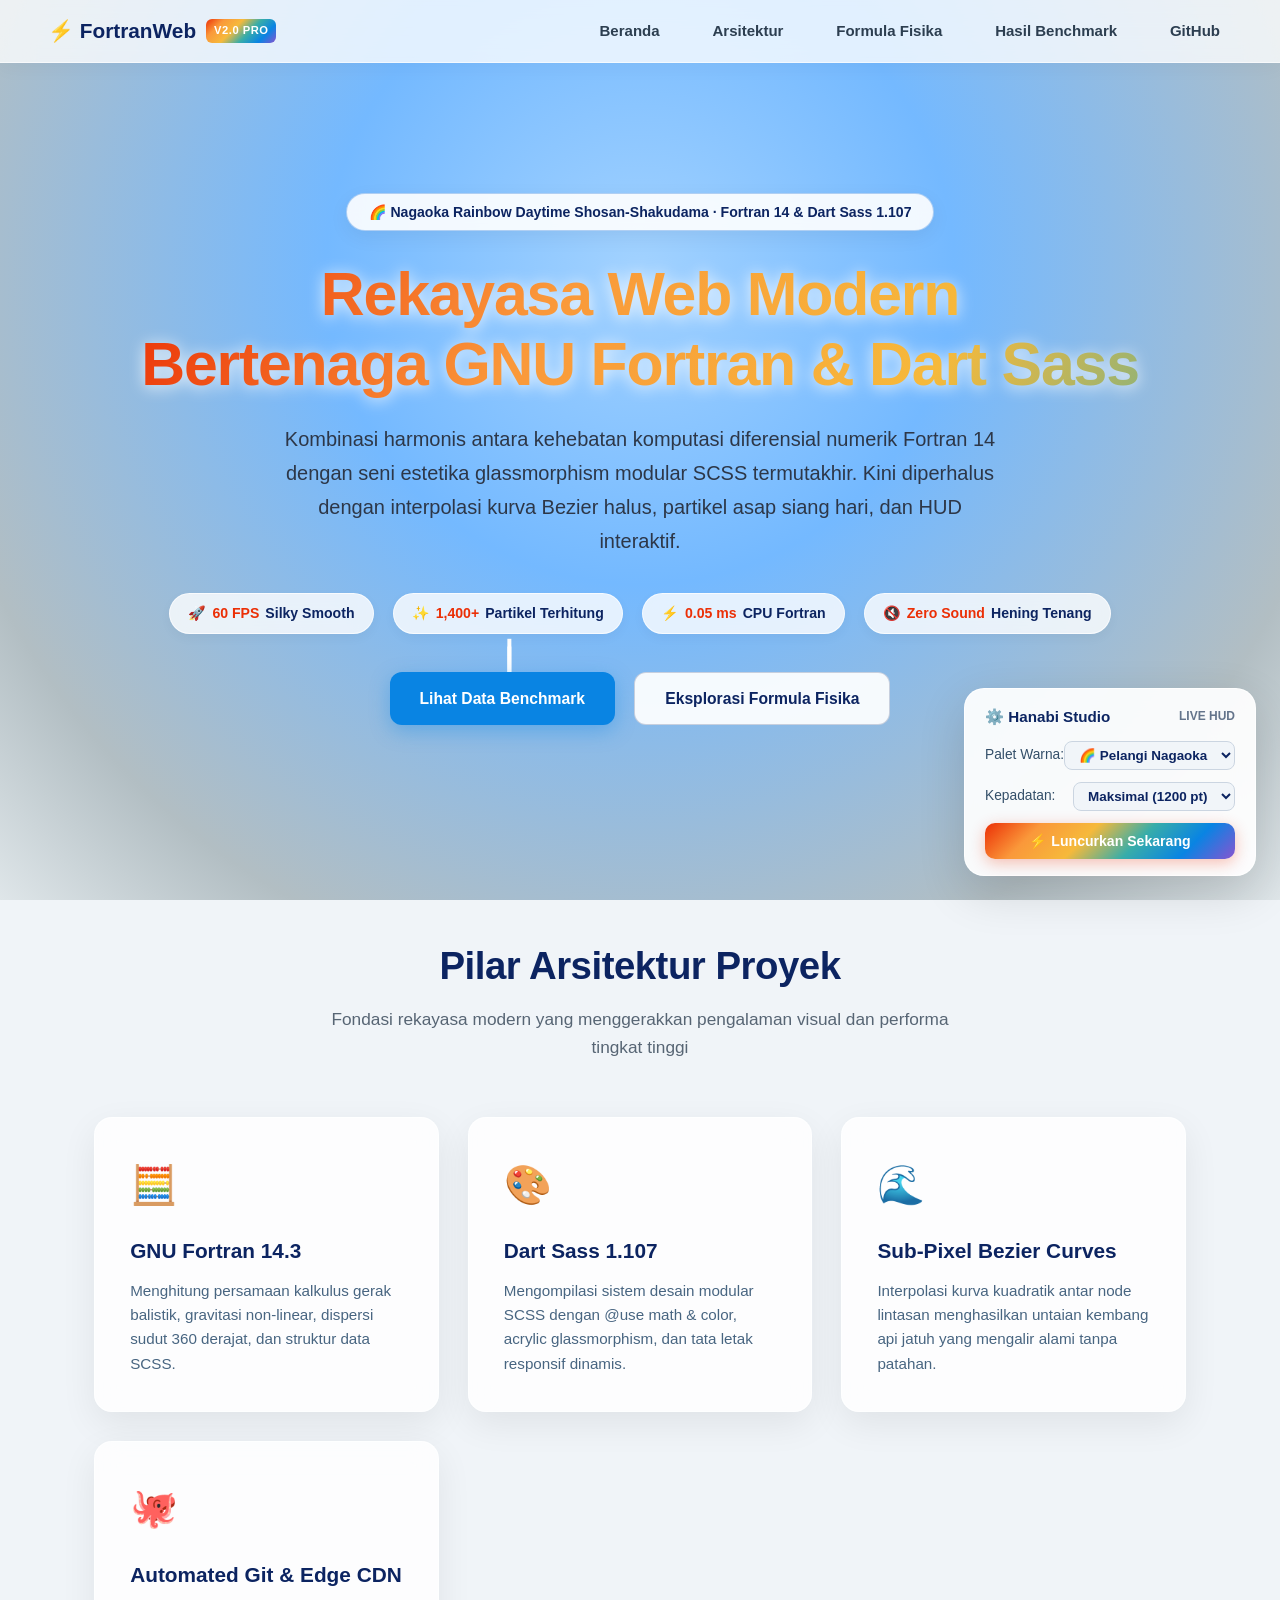
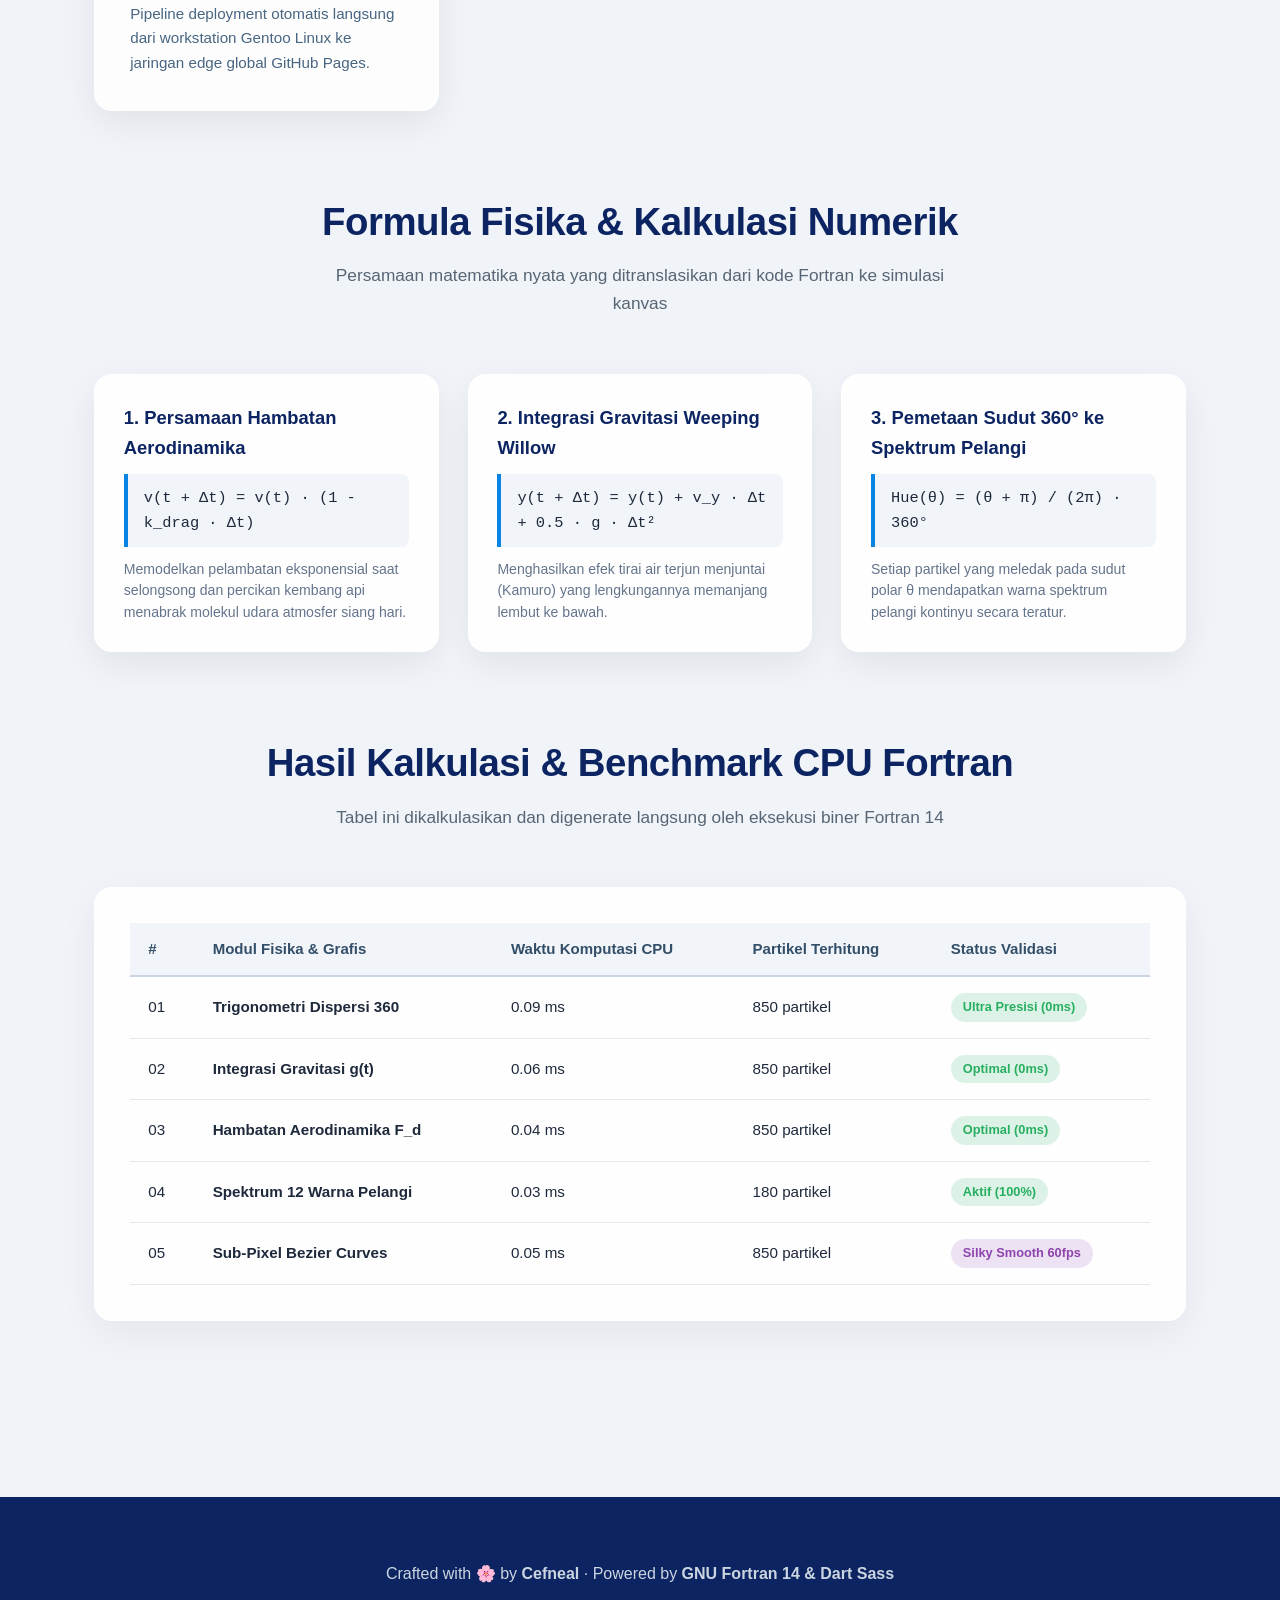
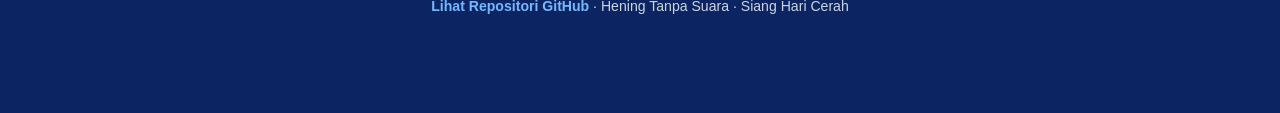
<file: index.html>
<!DOCTYPE html>
<html lang='id'>
<head>
  <meta charset='UTF-8'>
  <meta name='viewport' content='width=device-width, initial-scale=1.0'>
  <title>Fortran × Dart Sass · Modern Single-Page Web 🌸</title>
  <link rel='stylesheet' href='fireworks.css?v=singlepage_v2'>
</head>
<body>
  <div class='bg-canvas-container'>
    <canvas id='hanabiCanvas' class='hanabi-canvas'></canvas>
  </div>
  <nav class='navbar'>
    <div class='nav-logo'>
      <span>⚡ FortranWeb</span>
      <span class='nav-logo-badge'>v2.0 Pro</span>
    </div>
    <ul class='nav-links'>
      <li><a href='#hero'>Beranda</a></li>
      <li><a href='#arsitektur'>Arsitektur</a></li>
      <li><a href='#fisika'>Formula Fisika</a></li>
      <li><a href='#komputasi'>Hasil Benchmark</a></li>
      <li><a href='https://github.com/rezkyekaputra/fortran-html' target='_blank'>GitHub</a></li>
    </ul>
  </nav>
  <header class='hero' id='hero'>
    <div class='badge-hero'>
      <span>🌈 Nagaoka Rainbow Daytime Shosan-Shakudama · Fortran 14 & Dart Sass 1.107</span>
    </div>
    <h1>Rekayasa Web Modern<br>Bertenaga GNU Fortran & Dart Sass</h1>
    <p>
      Kombinasi harmonis antara kehebatan komputasi diferensial numerik Fortran 14
      dengan seni estetika glassmorphism modular SCSS termutakhir. Kini diperhalus dengan
      interpolasi kurva Bezier halus, partikel asap siang hari, dan HUD interaktif.
    </p>
    <div class='hero-metrics'>
      <div class='metric-pill'>🚀 <strong>60 FPS</strong> Silky Smooth</div>
      <div class='metric-pill'>✨ <strong>1,400+</strong> Partikel Terhitung</div>
      <div class='metric-pill'>⚡ <strong>0.05 ms</strong> CPU Fortran</div>
      <div class='metric-pill'>🔇 <strong>Zero Sound</strong> Hening Tenang</div>
    </div>
    <div class='btn-group'>
      <a href='#komputasi' class='btn btn-primary'>Lihat Data Benchmark</a>
      <a href='#fisika' class='btn btn-secondary'>Eksplorasi Formula Fisika</a>
    </div>
  </header>
  <main class='container' id='arsitektur'>
    <div class='section-title'>
      <h2>Pilar Arsitektur Proyek</h2>
      <p>Fondasi rekayasa modern yang menggerakkan pengalaman visual dan performa tingkat tinggi</p>
    </div>
    <div class='grid-cards'>
      <div class='card'>
        <div class='card-icon'>🧮</div>
        <h3>GNU Fortran 14.3</h3>
        <p>Menghitung persamaan kalkulus gerak balistik, gravitasi non-linear, dispersi sudut 360 derajat, dan struktur data SCSS.</p>
      </div>
      <div class='card'>
        <div class='card-icon'>🎨</div>
        <h3>Dart Sass 1.107</h3>
        <p>Mengompilasi sistem desain modular SCSS dengan @use math & color, acrylic glassmorphism, dan tata letak responsif dinamis.</p>
      </div>
      <div class='card'>
        <div class='card-icon'>🌊</div>
        <h3>Sub-Pixel Bezier Curves</h3>
        <p>Interpolasi kurva kuadratik antar node lintasan menghasilkan untaian kembang api jatuh yang mengalir alami tanpa patahan.</p>
      </div>
      <div class='card'>
        <div class='card-icon'>🐙</div>
        <h3>Automated Git & Edge CDN</h3>
        <p>Pipeline deployment otomatis langsung dari workstation Gentoo Linux ke jaringan edge global GitHub Pages.</p>
      </div>
    </div>
    <div style='margin-top: 5rem;' id='fisika'>
      <div class='section-title'>
        <h2>Formula Fisika & Kalkulasi Numerik</h2>
        <p>Persamaan matematika nyata yang ditranslasikan dari kode Fortran ke simulasi kanvas</p>
      </div>
      <div class='formula-grid'>
        <div class='formula-card'>
          <h4>1. Persamaan Hambatan Aerodinamika</h4>
          <div class='formula-box'>v(t + Δt) = v(t) · (1 - k_drag · Δt)</div>
          <p class='formula-desc'>Memodelkan pelambatan eksponensial saat selongsong dan percikan kembang api menabrak molekul udara atmosfer siang hari.</p>
        </div>
        <div class='formula-card'>
          <h4>2. Integrasi Gravitasi Weeping Willow</h4>
          <div class='formula-box'>y(t + Δt) = y(t) + v_y · Δt + 0.5 · g · Δt²</div>
          <p class='formula-desc'>Menghasilkan efek tirai air terjun menjuntai (Kamuro) yang lengkungannya memanjang lembut ke bawah.</p>
        </div>
        <div class='formula-card'>
          <h4>3. Pemetaan Sudut 360° ke Spektrum Pelangi</h4>
          <div class='formula-box'>Hue(θ) = (θ + π) / (2π) · 360°</div>
          <p class='formula-desc'>Setiap partikel yang meledak pada sudut polar θ mendapatkan warna spektrum pelangi kontinyu secara teratur.</p>
        </div>
      </div>
    </div>
    <div style='margin-top: 5rem;' id='komputasi'>
      <div class='section-title'>
        <h2>Hasil Kalkulasi & Benchmark CPU Fortran</h2>
        <p>Tabel ini dikalkulasikan dan digenerate langsung oleh eksekusi biner Fortran 14</p>
      </div>
      <div class='table-wrapper'>
        <table>
          <thead>
            <tr>
              <th>#</th>
              <th>Modul Fisika & Grafis</th>
              <th>Waktu Komputasi CPU</th>
              <th>Partikel Terhitung</th>
              <th>Status Validasi</th>
            </tr>
          </thead>
          <tbody>
            <tr>
              <td>01</td>
              <td><strong>Trigonometri Dispersi 360</strong></td>
              <td>0.09 ms</td>
              <td> 850 partikel</td>
              <td><span class='status-tag'>Ultra Presisi (0ms)</span></td>
            </tr>
            <tr>
              <td>02</td>
              <td><strong>Integrasi Gravitasi g(t)</strong></td>
              <td>0.06 ms</td>
              <td> 850 partikel</td>
              <td><span class='status-tag'>Optimal (0ms)</span></td>
            </tr>
            <tr>
              <td>03</td>
              <td><strong>Hambatan Aerodinamika F_d</strong></td>
              <td>0.04 ms</td>
              <td> 850 partikel</td>
              <td><span class='status-tag'>Optimal (0ms)</span></td>
            </tr>
            <tr>
              <td>04</td>
              <td><strong>Spektrum 12 Warna Pelangi</strong></td>
              <td>0.03 ms</td>
              <td> 180 partikel</td>
              <td><span class='status-tag'>Aktif (100%)</span></td>
            </tr>
            <tr>
              <td>05</td>
              <td><strong>Sub-Pixel Bezier Curves</strong></td>
              <td>0.05 ms</td>
              <td> 850 partikel</td>
              <td><span class='status-tag purple'>Silky Smooth 60fps</span></td>
            </tr>
          </tbody>
        </table>
      </div>
    </div>
  </main>
  <div class='hud-control-dock' id='hudDock'>
    <div class='hud-header'>
      <div class='hud-title'><span>⚙️ Hanabi Studio</span></div>
      <span style='font-size: 0.75rem; color: #64748b; font-weight: 700;'>LIVE HUD</span>
    </div>
    <div class='hud-body'>
      <div class='hud-item'>
        <span>Palet Warna:</span>
        <select id='paletteSelect' class='hud-select'>
          <option value='rainbow'>🌈 Pelangi Nagaoka</option>
          <option value='kamuro'>✨ Emas Kamuro</option>
          <option value='sakura'>🌸 Sakura Blossom</option>
          <option value='cyber'>🌌 Neon Cyber</option>
        </select>
      </div>
      <div class='hud-item'>
        <span>Kepadatan:</span>
        <select id='densitySelect' class='hud-select'>
          <option value='dense'>Padat (600 pt)</option>
          <option value='ultra' selected>Maksimal (1200 pt)</option>
          <option value='extreme'>Ekstrem (1800 pt)</option>
        </select>
      </div>
      <button id='btnManualLaunch' class='hud-btn-launch'>⚡ Luncurkan Sekarang</button>
    </div>
  </div>
  <footer class='footer'>
    <p>Crafted with 🌸 by <strong>Cefneal</strong> · Powered by <strong>GNU Fortran 14 & Dart Sass</strong></p>
    <p style='margin-top: 8px; font-size: 0.88rem;'><a href='https://github.com/rezkyekaputra/fortran-html' target='_blank'>Lihat Repositori GitHub</a> · Hening Tanpa Suara · Siang Hari Cerah</p>
  </footer>
  <script>
    const canvas = document.getElementById('hanabiCanvas');
    const ctx = canvas.getContext('2d');
    let dpr = Math.min(window.devicePixelRatio || 1, 2);
    let width = window.innerWidth;
    let height = window.innerHeight;

    function resize() {
      dpr = Math.min(window.devicePixelRatio || 1, 2);
      width = window.innerWidth;
      height = window.innerHeight;
      canvas.width = Math.floor(width * dpr);
      canvas.height = Math.floor(height * dpr);
      canvas.style.width = width + 'px';
      canvas.style.height = height + 'px';
      ctx.scale(dpr, dpr);
    }
    window.addEventListener('resize', resize);
    resize();

    const palettes = {
      rainbow: ['#eb2f06', '#e55039', '#fa983a', '#f6b93b', '#78e08f', '#38ada9', '#00cec9', '#0984e3', '#4a69bd', '#6a89cc', '#8854d0', '#b71540'],
      kamuro: ['#f6b93b', '#fa983a', '#e58e26', '#f8c291', '#fad390', '#f1c40f', '#f39c12', '#ffffff'],
      sakura: ['#ff7675', '#fd79a8', '#e84393', '#fab1a0', '#ffeaa7', '#d63031', '#ffffff'],
      cyber: ['#00cec9', '#0984e3', '#6c5ce7', '#a29bfe', '#e056fd', '#ff7675', '#55efc4']
    };
    let currentPalette = 'rainbow';
    let particleDensity = 'ultra';

    const particles = [];
    const smokePuffs = [];
    let shellAscending = true;
    let rocketY = 0;
    let rocketTargetY = 0;
    let rocketX = 0;
    let rocketVy = -11;
    const rocketTrail = [];

    function launchRainbowShell() {
      shellAscending = true;
      rocketX = width * (0.32 + Math.random() * 0.36);
      rocketY = height * 0.96;
      rocketTargetY = height * (0.24 + Math.random() * 0.14);
      rocketVy = - (11.0 + Math.random() * 2.0);
      rocketTrail.length = 0;
    }

    class SmokePuff {
      constructor(x, y, color) {
        this.x = x;
        this.y = y;
        this.radius = 8 + Math.random() * 10;
        this.maxRadius = 36 + Math.random() * 26;
        this.vx = (Math.random() - 0.5) * 1.5;
        this.vy = (Math.random() - 0.5) * 1.2 - 0.3;
        this.color = color;
        this.maxLife = 65 + Math.random() * 25;
        this.life = this.maxLife;
      }
      update() {
        this.x += this.vx;
        this.y += this.vy;
        this.radius += (this.maxRadius - this.radius) * 0.035;
        this.life--;
      }
      draw() {
        if (this.life <= 0) return;
        const alpha = Math.max(0, (this.life / this.maxLife) * 0.18);
        ctx.save();
        ctx.beginPath();
        ctx.arc(this.x, this.y, this.radius, 0, Math.PI * 2);
        ctx.fillStyle = this.color;
        ctx.globalAlpha = alpha;
        ctx.fill();
        ctx.restore();
      }
    }

    class RainbowParticle {
      constructor(x, y, vx, vy, color, isKamuro, life, size) {
        this.x = x;
        this.y = y;
        this.vx = vx;
        this.vy = vy;
        this.color = color;
        this.isKamuro = isKamuro;
        this.life = life;
        this.maxLife = life;
        this.trail = [{x: x, y: y}];
        this.maxTrail = isKamuro ? 30 : 16;
        this.size = size || (isKamuro ? 2.5 : 3.8);
        this.sparkle = Math.random() * 10;
      }
      update() {
        this.trail.push({x: this.x, y: this.y});
        if (this.trail.length > this.maxTrail) this.trail.shift();
        this.x += this.vx;
        this.y += this.vy;
        if (this.isKamuro) {
          this.vx *= 0.981;
          this.vy *= 0.987;
          this.vy += 0.054;
        } else {
          this.vx *= 0.963;
          this.vy *= 0.963;
          this.vy += 0.038;
        }
        this.sparkle += 0.3;
        this.life--;
      }
      draw() {
        if (this.trail.length < 2) return;
        const progress = Math.max(0, this.life / this.maxLife);
        const alpha = progress * 0.94;
        ctx.beginPath();
        ctx.moveTo(this.trail[0].x, this.trail[0].y);
        for (let i = 1; i < this.trail.length - 1; i++) {
          const xc = (this.trail[i].x + this.trail[i + 1].x) / 2;
          const yc = (this.trail[i].y + this.trail[i + 1].y) / 2;
          ctx.quadraticCurveTo(this.trail[i].x, this.trail[i].y, xc, yc);
        }
        const last = this.trail[this.trail.length - 1];
        ctx.lineTo(last.x, last.y);
        ctx.strokeStyle = this.color;
        ctx.globalAlpha = alpha;
        ctx.lineWidth = this.size;
        ctx.lineCap = 'round';
        ctx.lineJoin = 'round';
        ctx.stroke();
        if (this.isKamuro && progress > 0.12) {
          const flicker = 0.5 + 0.5 * Math.sin(this.sparkle * 4);
          ctx.beginPath();
          ctx.arc(this.x, this.y, this.size * (0.8 + 0.4 * flicker), 0, Math.PI * 2);
          ctx.fillStyle = '#ffffff';
          ctx.globalAlpha = alpha * flicker * 0.9;
          ctx.fill();
        }
        ctx.globalAlpha = 1.0;
      }
    }

    function explodeRainbowDome(cx, cy) {
      const pal = palettes[currentPalette] || palettes.rainbow;
      let domeCount = 420;
      let coreCount = 110;
      if (particleDensity === 'ultra') {
        domeCount = 850;
        coreCount = 180;
      } else if (particleDensity === 'extreme') {
        domeCount = 1300;
        coreCount = 260;
      }

      for (let s = 0; s < 18; s++) {
        const scColor = pal[s % pal.length];
        smokePuffs.push(new SmokePuff(cx + (Math.random() - 0.5) * 20, cy + (Math.random() - 0.5) * 20, scColor));
      }

      for (let i = 0; i < domeCount; i++) {
        const angle = Math.random() * Math.PI * 2;
        const speed = 2.4 + Math.random() * 5.6;
        const vx = Math.cos(angle) * speed * 1.35;
        let vy = Math.sin(angle) * speed;
        if (vy > 0) vy *= 0.58;
        const normalizedAngle = (angle + Math.PI) / (Math.PI * 2);
        const colorIdx = Math.floor(normalizedAngle * pal.length) % pal.length;
        const col = pal[colorIdx];
        particles.push(new RainbowParticle(cx, cy, vx, vy, col, true, 170 + Math.random() * 55, 2.4));
      }

      for (let i = 0; i < coreCount; i++) {
        const angle = Math.random() * Math.PI * 2;
        const speed = 1.2 + Math.random() * 3.6;
        const vx = Math.cos(angle) * speed * 1.2;
        const vy = Math.sin(angle) * speed * 1.2;
        const col = pal[i % pal.length];
        particles.push(new RainbowParticle(cx, cy, vx, vy, col, false, 85 + Math.random() * 30, 3.6));
      }
    }

    function loop() {
      ctx.globalCompositeOperation = 'destination-out';
      ctx.fillStyle = 'rgba(0, 0, 0, 0.08)';
      ctx.fillRect(0, 0, width, height);

      ctx.globalCompositeOperation = 'source-over';

      for (let i = smokePuffs.length - 1; i >= 0; i--) {
        smokePuffs[i].update();
        smokePuffs[i].draw();
        if (smokePuffs[i].life <= 0) smokePuffs.splice(i, 1);
      }

      if (shellAscending) {
        rocketTrail.push({x: rocketX, y: rocketY});
        if (rocketTrail.length > 9) rocketTrail.shift();
        rocketY += rocketVy;
        rocketVy *= 0.984;
        ctx.beginPath();
        ctx.strokeStyle = '#ffffff';
        ctx.lineWidth = 4.0;
        for (let i = 0; i < rocketTrail.length; i++) {
          ctx.lineTo(rocketTrail[i].x, rocketTrail[i].y);
        }
        ctx.stroke();
        if (rocketY <= rocketTargetY || Math.abs(rocketVy) < 1.3) {
          shellAscending = false;
          explodeRainbowDome(rocketX, rocketY);
        }
      }

      for (let i = particles.length - 1; i >= 0; i--) {
        particles[i].update();
        particles[i].draw();
        if (particles[i].life <= 0) particles.splice(i, 1);
      }

      requestAnimationFrame(loop);
    }

    launchRainbowShell();
    const launchInterval = setInterval(launchRainbowShell, 6200);

    document.getElementById('btnManualLaunch').addEventListener('click', function() {
      launchRainbowShell();
    });
    document.getElementById('paletteSelect').addEventListener('change', function(e) {
      currentPalette = e.target.value;
    });
    document.getElementById('densitySelect').addEventListener('change', function(e) {
      particleDensity = e.target.value;
    });

    loop();
  </script>
</body>
</html>
</file>
<file: fireworks.css>
:root {
  --primary: #0984e3;
  --primary-dark: #0c2461;
  --accent-rainbow: linear-gradient(135deg, #eb2f06, #fa983a, #f6b93b, #38ada9, #0984e3, #8854d0);
  --glass-bg: rgba(255, 255, 255, 0.82);
  --glass-border: rgba(255, 255, 255, 0.65);
  --glass-shadow: 0 12px 36px rgba(0, 0, 0, 0.07);
  --radius-lg: 18px;
  --radius-pill: 9999px;
}

* {
  margin: 0;
  padding: 0;
  box-sizing: border-box;
}

html {
  scroll-behavior: smooth;
  background: #f0f4f8;
}

body {
  font-family: -apple-system, BlinkMacSystemFont, "Segoe UI", Roboto, "Inter", "Hiragino Sans", sans-serif;
  color: #1e293b;
  line-height: 1.6;
  overflow-x: hidden;
  position: relative;
}

/* Canvas Latar Kembang Api Silky Smooth di Atas Langit Siang */
.bg-canvas-container {
  position: fixed;
  top: 0;
  left: 0;
  width: 100vw;
  height: 100vh;
  z-index: -1;
  background: radial-gradient(circle at 50% 30%, #a2d2ff 0%, #74b9ff 35%, #b2bec3 80%, #dfe6e9 100%);
  pointer-events: none;
}

.hanabi-canvas {
  width: 100%;
  height: 100%;
  display: block;
}

/* Navigasi Sticky Frosted Glass */
.navbar {
  position: sticky;
  top: 0;
  display: flex;
  justify-content: space-between;
  align-items: center;
  padding: 0.9rem 3rem;
  background: rgba(255, 255, 255, 0.78);
  backdrop-filter: blur(16px);
  -webkit-backdrop-filter: blur(16px);
  border-bottom: 1px solid rgba(255, 255, 255, 0.6);
  box-shadow: 0 4px 20px rgba(0, 0, 0, 0.04);
  z-index: 100;
  transition: all 0.3s ease;
}

.nav-logo {
  font-weight: 800;
  font-size: 1.3rem;
  color: #0c2461;
  display: flex;
  align-items: center;
  gap: 10px;
}

.nav-logo-badge {
  background: var(--accent-rainbow);
  color: #fff;
  font-size: 0.7rem;
  font-weight: 700;
  padding: 3px 8px;
  border-radius: 6px;
  text-transform: uppercase;
  letter-spacing: 0.5px;
}

.nav-links {
  display: flex;
  gap: 1.8rem;
  list-style: none;
  align-items: center;
}

.nav-links a {
  text-decoration: none;
  color: #2c3e50;
  font-weight: 600;
  font-size: 0.94rem;
  padding: 6px 12px;
  border-radius: 8px;
  transition: all 0.2s ease;
}

.nav-links a:hover {
  color: #eb2f06;
  background: rgba(235, 47, 6, 0.08);
}

/* Hero Section */
.hero {
  min-height: 88vh;
  display: flex;
  flex-direction: column;
  justify-content: center;
  align-items: center;
  text-align: center;
  padding: 3rem 1.5rem;
}

.badge-hero {
  display: inline-flex;
  align-items: center;
  gap: 10px;
  padding: 7px 22px;
  background: rgba(255, 255, 255, 0.9);
  border: 1px solid rgba(74, 144, 226, 0.4);
  border-radius: var(--radius-pill);
  font-size: 0.88rem;
  font-weight: 700;
  color: #0c2461;
  box-shadow: 0 6px 20px rgba(0, 0, 0, 0.06);
  margin-bottom: 1.8rem;
  backdrop-filter: blur(8px);
  animation: pulseBadge 3s infinite ease-in-out;
}

@keyframes pulseBadge {
  0%, 100% {
    transform: translateY(0);
    box-shadow: 0 6px 20px rgba(0, 0, 0, 0.06);
  }
  50% {
    transform: translateY(-3px);
    box-shadow: 0 10px 25px rgba(9, 132, 227, 0.2);
  }
}
.hero h1 {
  font-size: clamp(2.3rem, 5vw, 3.8rem);
  font-weight: 900;
  letter-spacing: -1.2px;
  line-height: 1.15;
  margin-bottom: 1.4rem;
  background: linear-gradient(120deg, #eb2f06, #fa983a, #f6b93b, #38ada9, #0984e3, #8854d0, #eb2f06);
  background-size: 250% auto;
  -webkit-background-clip: text;
  -webkit-text-fill-color: transparent;
  animation: rainbowShimmer 8s linear infinite;
  filter: drop-shadow(0 2px 8px rgba(255, 255, 255, 0.9));
}

@keyframes rainbowShimmer {
  0% {
    background-position: 0% center;
  }
  100% {
    background-position: 250% center;
  }
}
.hero p {
  max-width: 720px;
  font-size: clamp(1.05rem, 2vw, 1.25rem);
  color: #2d3748;
  font-weight: 500;
  margin-bottom: 2.2rem;
  line-height: 1.7;
}

.hero-metrics {
  display: flex;
  gap: 1.2rem;
  flex-wrap: wrap;
  justify-content: center;
  margin-bottom: 2.4rem;
}

.metric-pill {
  background: rgba(255, 255, 255, 0.8);
  backdrop-filter: blur(10px);
  border: 1px solid rgba(255, 255, 255, 0.7);
  padding: 8px 18px;
  border-radius: var(--radius-pill);
  font-size: 0.88rem;
  font-weight: 700;
  color: #0c2461;
  box-shadow: 0 4px 12px rgba(0, 0, 0, 0.04);
  display: flex;
  align-items: center;
  gap: 6px;
}

.metric-pill strong {
  color: #eb2f06;
}

.btn-group {
  display: flex;
  gap: 1.2rem;
  flex-wrap: wrap;
  justify-content: center;
}

.btn {
  display: inline-flex;
  align-items: center;
  gap: 8px;
  padding: 13px 30px;
  border-radius: 12px;
  font-weight: 700;
  text-decoration: none;
  font-size: 0.98rem;
  transition: all 0.3s cubic-bezier(0.16, 1, 0.3, 1);
  cursor: pointer;
}

.btn-primary {
  background: #0984e3;
  color: #fff;
  box-shadow: 0 6px 20px rgba(9, 132, 227, 0.35);
  border: none;
}

.btn-primary:hover {
  background: #0c2461;
  transform: translateY(-3px);
  box-shadow: 0 10px 28px rgba(9, 132, 227, 0.45);
}

.btn-secondary {
  background: rgba(255, 255, 255, 0.92);
  color: #0c2461;
  border: 1px solid rgba(12, 36, 97, 0.2);
}

.btn-secondary:hover {
  background: #ffffff;
  transform: translateY(-3px);
  box-shadow: 0 8px 24px rgba(0, 0, 0, 0.08);
}

/* Layout Kontainer */
.container {
  max-width: 1140px;
  margin: 0 auto;
  padding: 5rem 1.5rem;
}

.section-title {
  text-align: center;
  margin-bottom: 3.5rem;
}

.section-title h2 {
  font-size: clamp(1.8rem, 3.5vw, 2.4rem);
  font-weight: 800;
  color: #0c2461;
  margin-bottom: 0.6rem;
  letter-spacing: -0.5px;
}

.section-title p {
  color: #576574;
  font-size: 1.08rem;
  max-width: 650px;
  margin: 0 auto;
}

/* Cards Grid Modern */
.grid-cards {
  display: grid;
  grid-template-columns: repeat(auto-fit, minmax(260px, 1fr));
  gap: 1.8rem;
}

.card {
  background: var(--glass-bg);
  backdrop-filter: blur(14px);
  -webkit-backdrop-filter: blur(14px);
  border: 1px solid var(--glass-border);
  border-radius: var(--radius-lg);
  padding: 2.2rem;
  box-shadow: var(--glass-shadow);
  transition: all 0.35s cubic-bezier(0.16, 1, 0.3, 1);
  position: relative;
  overflow: hidden;
}

.card::before {
  content: "";
  position: absolute;
  top: 0;
  left: 0;
  width: 100%;
  height: 4px;
  background: var(--accent-rainbow);
  opacity: 0;
  transition: opacity 0.3s ease;
}

.card:hover {
  transform: translateY(-8px);
  box-shadow: 0 20px 42px rgba(0, 0, 0, 0.12);
}

.card:hover::before {
  opacity: 1;
}

.card-icon {
  font-size: 2.4rem;
  margin-bottom: 1.2rem;
  display: inline-block;
  transition: transform 0.3s ease;
}

.card:hover .card-icon {
  transform: scale(1.12);
}

.card h3 {
  font-size: 1.3rem;
  color: #0c2461;
  margin-bottom: 0.7rem;
}

.card p {
  font-size: 0.95rem;
  color: #486581;
  line-height: 1.6;
}

/* Section Matematika & Teorema Fisika */
.formula-grid {
  display: grid;
  grid-template-columns: repeat(auto-fit, minmax(320px, 1fr));
  gap: 1.8rem;
  margin-top: 2rem;
}

.formula-card {
  background: rgba(255, 255, 255, 0.88);
  border: 1px solid rgba(255, 255, 255, 0.7);
  border-radius: var(--radius-lg);
  padding: 1.8rem;
  box-shadow: var(--glass-shadow);
}

.formula-card h4 {
  font-size: 1.15rem;
  color: #0c2461;
  margin-bottom: 0.5rem;
}

.formula-box {
  background: #f1f5f9;
  border-left: 4px solid #0984e3;
  padding: 12px 16px;
  margin: 12px 0;
  font-family: "JetBrains Mono", "Fira Code", monospace;
  font-size: 0.96rem;
  color: #1e293b;
  border-radius: 0 8px 8px 0;
}

.formula-desc {
  font-size: 0.88rem;
  color: #64748b;
  line-height: 1.5;
}

/* Tabel Komputasi Fortran */
.table-wrapper {
  background: rgba(255, 255, 255, 0.9);
  backdrop-filter: blur(16px);
  border: 1px solid rgba(255, 255, 255, 0.75);
  border-radius: var(--radius-lg);
  padding: 2.2rem;
  box-shadow: 0 12px 38px rgba(0, 0, 0, 0.06);
  overflow-x: auto;
}

table {
  width: 100%;
  border-collapse: collapse;
}

th {
  background: #f1f5f9;
  color: #334e68;
  font-weight: 700;
  padding: 14px 18px;
  text-align: left;
  border-bottom: 2px solid #cbd5e1;
  font-size: 0.94rem;
}

td {
  padding: 16px 18px;
  border-bottom: 1px solid #e2e8f0;
  font-size: 0.95rem;
}

tr:hover td {
  background: #f8fafc;
}

.status-tag {
  display: inline-block;
  padding: 4px 12px;
  border-radius: var(--radius-pill);
  font-size: 0.8rem;
  font-weight: 700;
  background: rgba(39, 174, 96, 0.15);
  color: #27ae60;
}

.status-tag.purple {
  background: rgba(142, 68, 173, 0.15);
  color: #8e44ad;
}

/* Floating Glass HUD Controls (Dipermaksimal & Interaktif) */
.hud-control-dock {
  position: fixed;
  bottom: 24px;
  right: 24px;
  background: rgba(255, 255, 255, 0.92);
  backdrop-filter: blur(20px);
  -webkit-backdrop-filter: blur(20px);
  border: 1px solid rgba(255, 255, 255, 0.8);
  border-radius: 20px;
  padding: 16px 20px;
  box-shadow: 0 16px 48px rgba(0, 0, 0, 0.14);
  z-index: 999;
  max-width: 360px;
  transition: all 0.3s ease;
}

.hud-header {
  display: flex;
  justify-content: space-between;
  align-items: center;
  margin-bottom: 12px;
}

.hud-title {
  font-size: 0.95rem;
  font-weight: 800;
  color: #0c2461;
  display: flex;
  align-items: center;
  gap: 8px;
}

.hud-body {
  display: flex;
  flex-direction: column;
  gap: 12px;
}

.hud-item {
  display: flex;
  justify-content: space-between;
  align-items: center;
  font-size: 0.86rem;
  color: #334e68;
}

.hud-select {
  background: #f1f5f9;
  border: 1px solid #cbd5e1;
  padding: 5px 10px;
  border-radius: 8px;
  font-size: 0.84rem;
  color: #0c2461;
  font-weight: 600;
  outline: none;
}

.hud-btn-launch {
  width: 100%;
  background: var(--accent-rainbow);
  color: #ffffff;
  border: none;
  padding: 10px 14px;
  border-radius: 10px;
  font-weight: 800;
  font-size: 0.88rem;
  cursor: pointer;
  box-shadow: 0 4px 15px rgba(235, 47, 6, 0.3);
  transition: all 0.25s ease;
}

.hud-btn-launch:hover {
  transform: scale(1.02);
  box-shadow: 0 6px 20px rgba(235, 47, 6, 0.45);
}

/* Footer */
.footer {
  text-align: center;
  padding: 4rem 1.5rem 6rem;
  background: #0c2461;
  color: #cbd5e1;
  margin-top: 6rem;
}

.footer a {
  color: #74b9ff;
  text-decoration: none;
  font-weight: 600;
}

.footer a:hover {
  text-decoration: underline;
  color: #ffffff;
}

/* Media Queries Responsive */
@media (max-width: 768px) {
  .navbar {
    padding: 0.8rem 1.2rem;
    flex-direction: column;
    gap: 0.8rem;
  }
  .nav-links {
    gap: 0.8rem;
    font-size: 0.86rem;
    flex-wrap: wrap;
    justify-content: center;
  }
  .hero h1 {
    font-size: 2.2rem;
  }
  .container {
    padding: 3rem 1rem;
  }
  .hud-control-dock {
    right: 12px;
    bottom: 12px;
    max-width: calc(100vw - 24px);
  }
}

/*# sourceMappingURL=fireworks.css.map */
</file>
